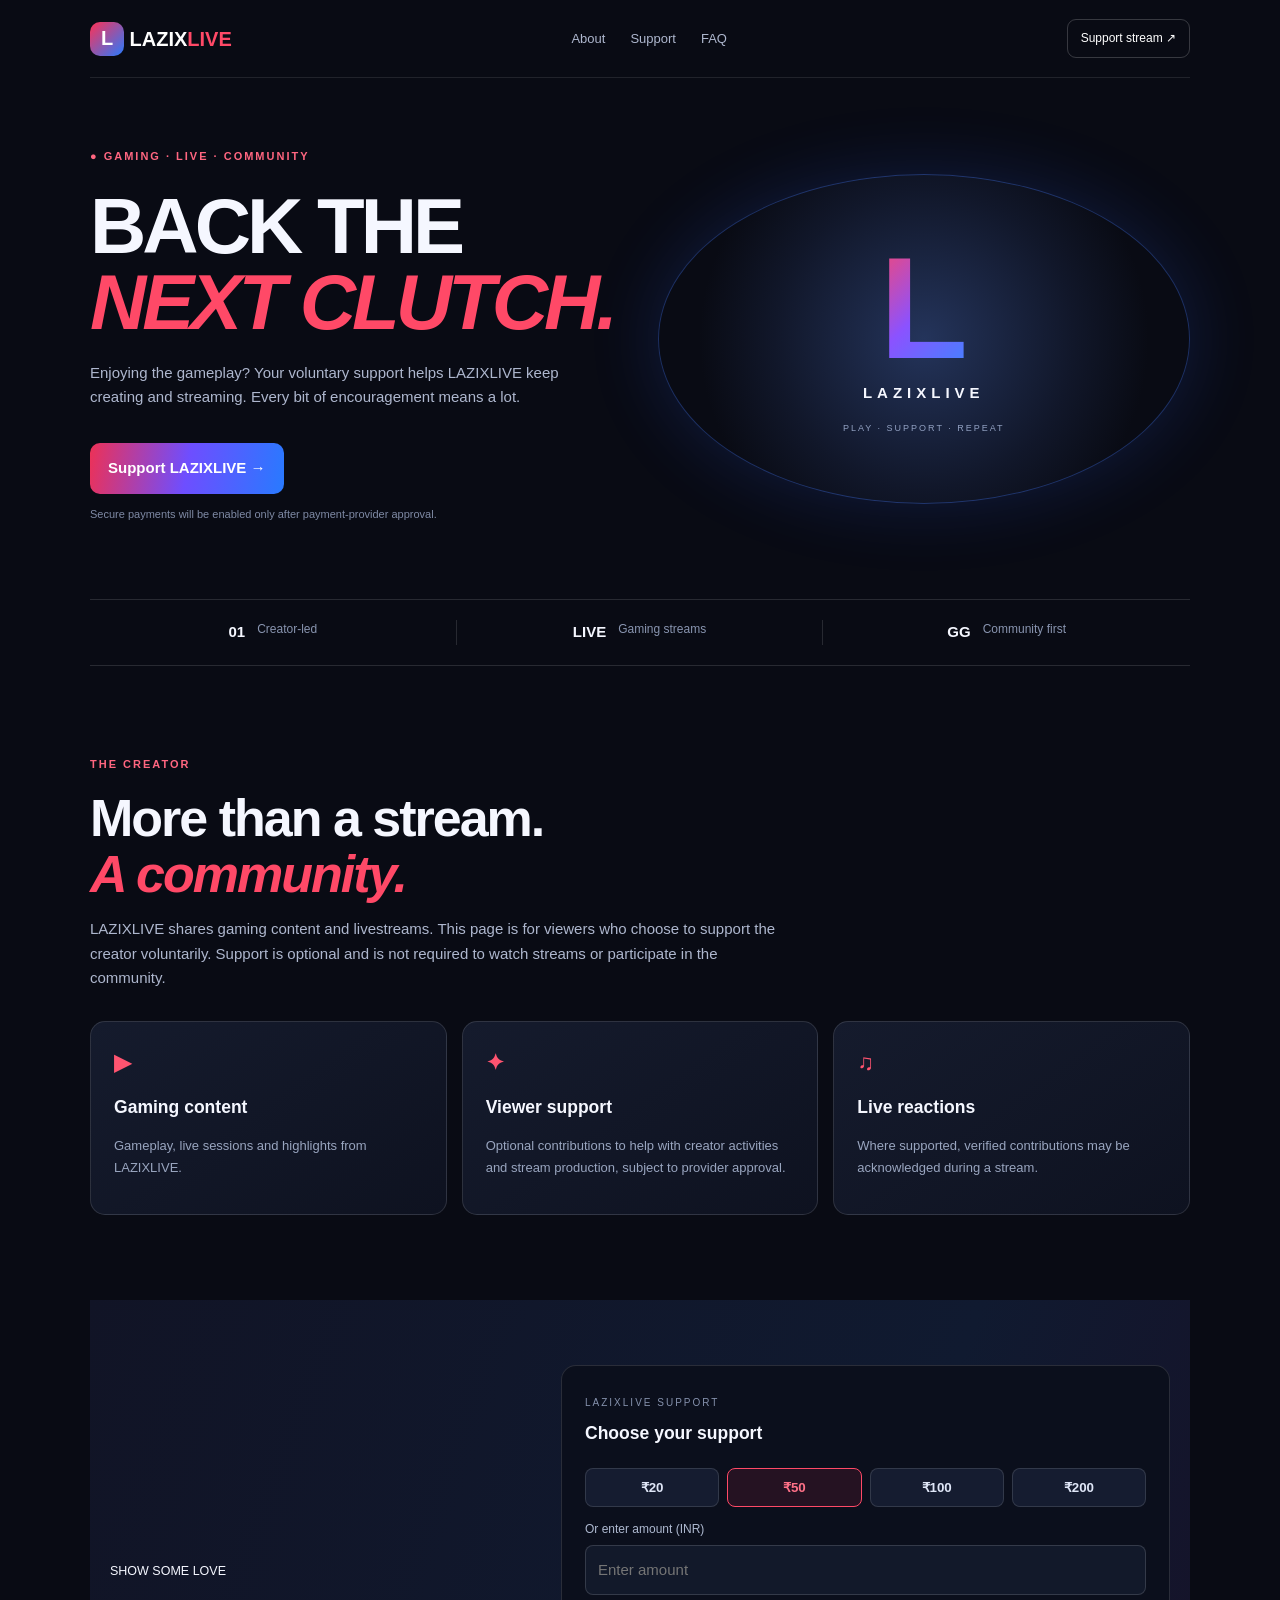
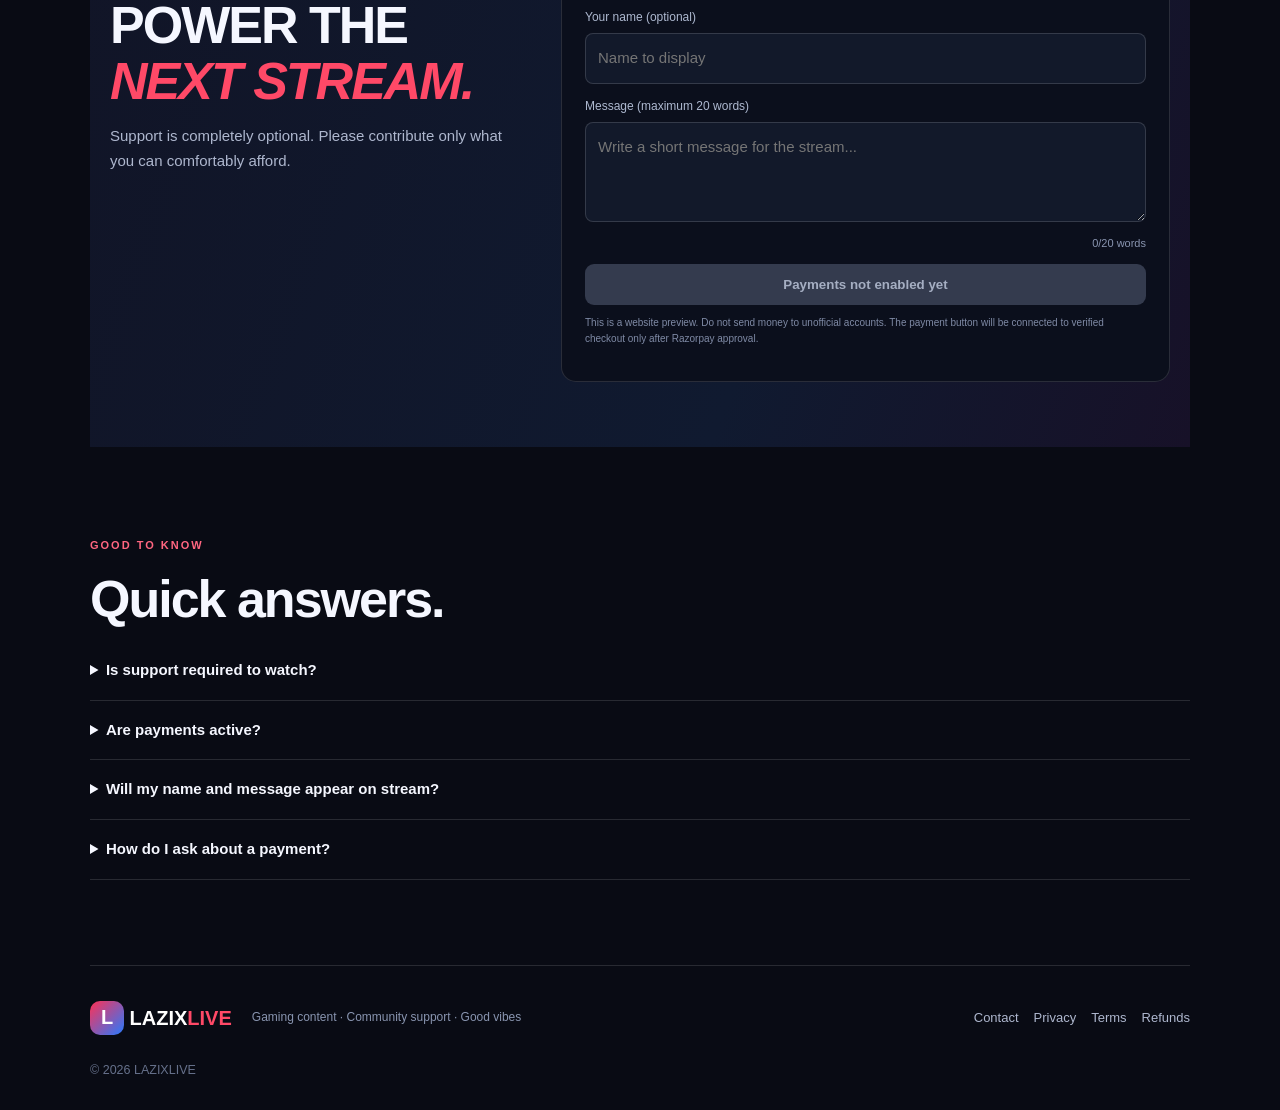
<file: index.html>
<!doctype html><html lang="en"><head><meta charset="utf-8"><meta name="viewport" content="width=device-width,initial-scale=1"><meta name="theme-color" content="#090b14"><meta name="description" content="LAZIXLIVE gaming creator and voluntary viewer support"><title>LAZIXLIVE | Support the Stream</title><link rel="stylesheet" href="style.css"></head><body>
<header><a class="logo" href="index.html"><b>L</b> LAZIX<span>LIVE</span></a><nav><a href="#about">About</a><a href="#support">Support</a><a href="#faq">FAQ</a></nav><a class="smallbtn" href="#support">Support stream ↗</a></header>
<main><section class="hero"><div><small>● GAMING · LIVE · COMMUNITY</small><h1>BACK THE<br><em>NEXT CLUTCH.</em></h1><p>Enjoying the gameplay? Your voluntary support helps LAZIXLIVE keep creating and streaming. Every bit of encouragement means a lot.</p><a class="btn" href="#support">Support LAZIXLIVE →</a><p class="note">Secure payments will be enabled only after payment-provider approval.</p></div><div class="orb"><div class="L">L</div><b>LAZIXLIVE</b><label>PLAY · SUPPORT · REPEAT</label></div></section>
<section class="stats"><div><b>01</b><span>Creator-led</span></div><div><b>LIVE</b><span>Gaming streams</span></div><div><b>GG</b><span>Community first</span></div></section>
<section id="about"><small>THE CREATOR</small><h2>More than a stream.<br><em>A community.</em></h2><p>LAZIXLIVE shares gaming content and livestreams. This page is for viewers who choose to support the creator voluntarily. Support is optional and is not required to watch streams or participate in the community.</p><div class="cards"><article><b>▶</b><h3>Gaming content</h3><p>Gameplay, live sessions and highlights from LAZIXLIVE.</p></article><article><b>✦</b><h3>Viewer support</h3><p>Optional contributions to help with creator activities and stream production, subject to provider approval.</p></article><article><b>♫</b><h3>Live reactions</h3><p>Where supported, verified contributions may be acknowledged during a stream.</p></article></div></section>
<section id="support" class="support"><div><small>SHOW SOME LOVE</small><h2>POWER THE<br><em>NEXT STREAM.</em></h2><p>Support is completely optional. Please contribute only what you can comfortably afford.</p></div><div class="panel"><small>LAZIXLIVE SUPPORT</small><h3>Choose your support</h3><div class="amounts"><button data-v="20">₹20</button><button class="chosen" data-v="50">₹50</button><button data-v="100">₹100</button><button data-v="200">₹200</button></div><label>Or enter amount (INR)</label><input id="amount" type="number" min="1" max="100000" placeholder="Enter amount"><label>Your name (optional)</label><input maxlength="40" placeholder="Name to display"><label>Message (maximum 20 words)</label><textarea id="message" maxlength="160" rows="3" placeholder="Write a short message for the stream..."></textarea><div class="count"><span id="count">0</span>/20 words</div><button class="disabled" disabled>Payments not enabled yet</button><p class="note">This is a website preview. Do not send money to unofficial accounts. The payment button will be connected to verified checkout only after Razorpay approval.</p></div></section>
<section id="faq"><small>GOOD TO KNOW</small><h2>Quick answers.</h2><details><summary>Is support required to watch?</summary><p>No. Watching public content does not require payment. Support is entirely voluntary.</p></details><details><summary>Are payments active?</summary><p>No. Payment collection will be enabled only after the provider reviews and approves this website and its use case.</p></details><details><summary>Will my name and message appear on stream?</summary><p>If enabled later, the alert may display the name and message you submit after a payment is successfully verified. Do not include sensitive personal information.</p></details><details><summary>How do I ask about a payment?</summary><p>Use the contact details on the Contact page. Never send OTPs, UPI PINs or passwords.</p></details></section></main>
<footer><a class="logo" href="index.html"><b>L</b> LAZIX<span>LIVE</span></a><p>Gaming content · Community support · Good vibes</p><div><a href="contact.html">Contact</a><a href="privacy.html">Privacy</a><a href="terms.html">Terms</a><a href="refund.html">Refunds</a></div><small>© <span id="year"></span> LAZIXLIVE</small></footer><script src="script.js"></script></body></html>
</file>
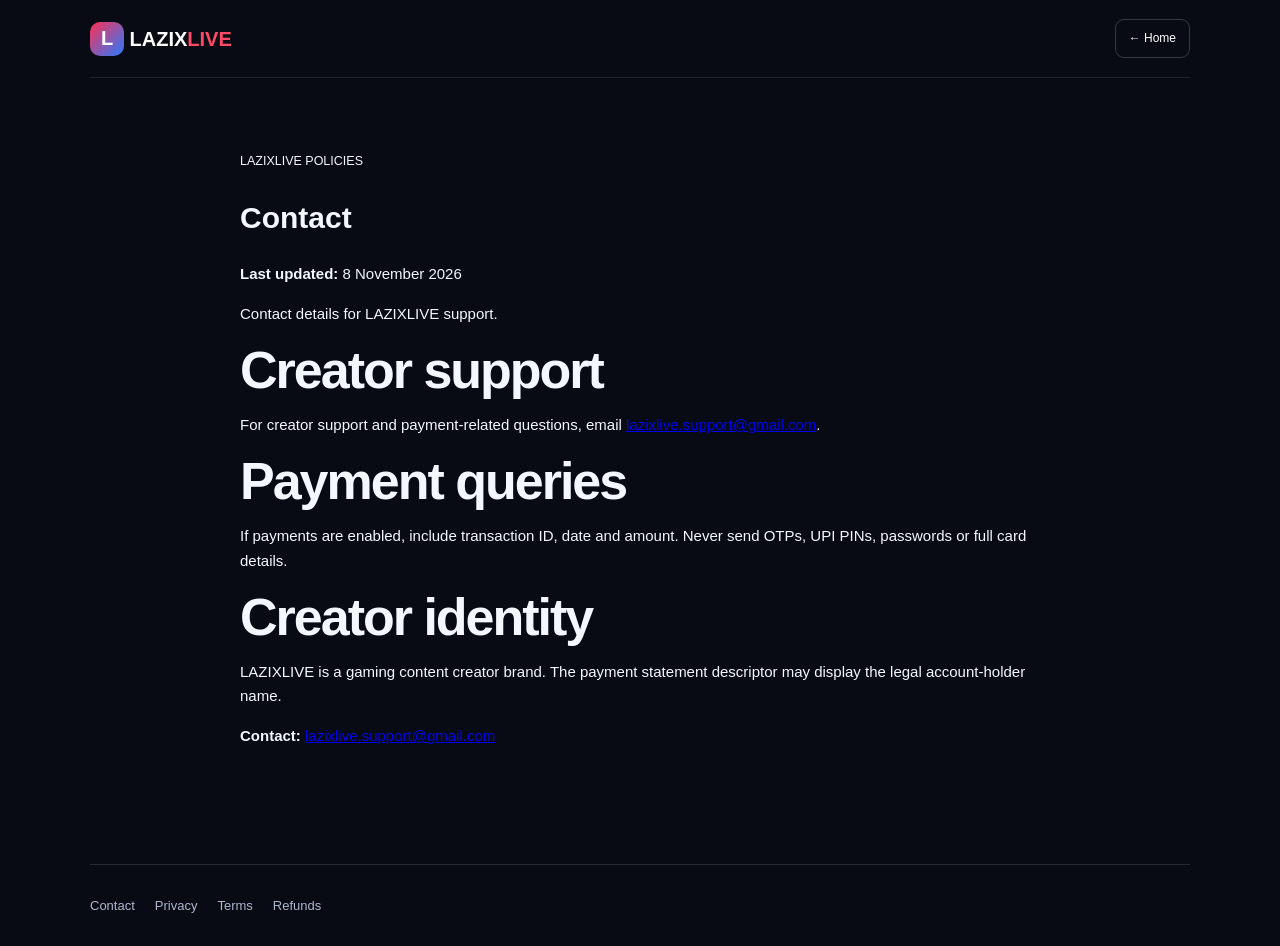
<file: contact.html>
<!doctype html><html lang="en"><head><meta charset="utf-8"><meta name="viewport" content="width=device-width,initial-scale=1"><title>Contact | LAZIXLIVE</title><link rel="stylesheet" href="style.css"></head><body><header><a class="logo" href="index.html"><b>L</b> LAZIX<span>LIVE</span></a><a class="smallbtn" href="index.html">← Home</a></header><main style="max-width:800px;padding:70px 0 100px"><small>LAZIXLIVE POLICIES</small><h1>Contact</h1><p><b>Last updated:</b> 8 November 2026</p><p>Contact details for LAZIXLIVE support.</p><h2>Creator support</h2><p>For creator support and payment-related questions, email <a href="mailto:lazixlive.support@gmail.com">lazixlive.support@gmail.com</a>.</p><h2>Payment queries</h2><p>If payments are enabled, include transaction ID, date and amount. Never send OTPs, UPI PINs, passwords or full card details.</p><h2>Creator identity</h2><p>LAZIXLIVE is a gaming content creator brand. The payment statement descriptor may display the legal account-holder name.</p><p><b>Contact:</b> <a href="mailto:lazixlive.support@gmail.com">lazixlive.support@gmail.com</a></p></main><footer><a href="contact.html">Contact</a><a href="privacy.html">Privacy</a><a href="terms.html">Terms</a><a href="refund.html">Refunds</a></footer></body></html>
</file>
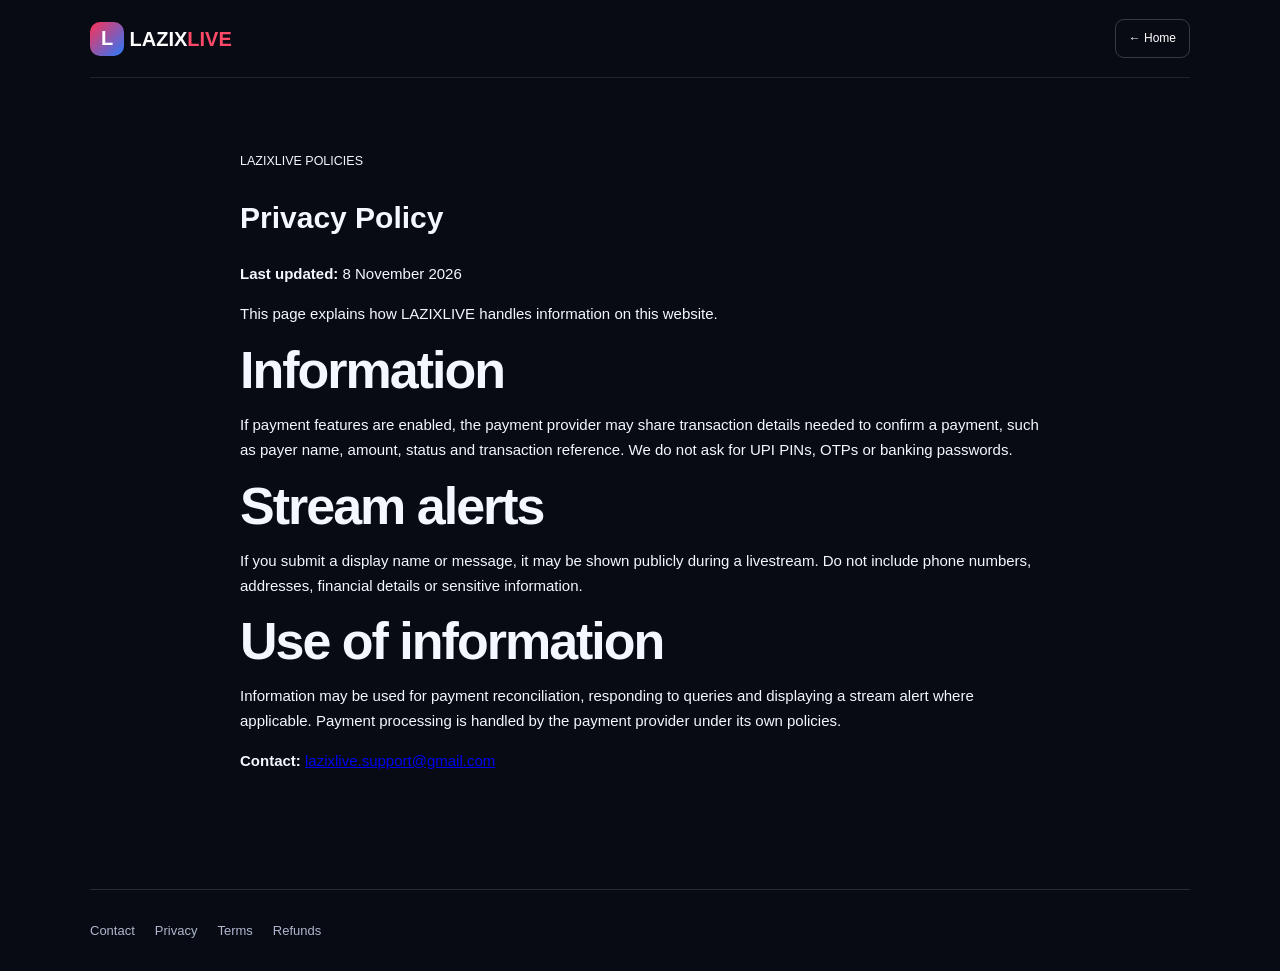
<file: privacy.html>
<!doctype html><html lang="en"><head><meta charset="utf-8"><meta name="viewport" content="width=device-width,initial-scale=1"><title>Privacy Policy | LAZIXLIVE</title><link rel="stylesheet" href="style.css"></head><body><header><a class="logo" href="index.html"><b>L</b> LAZIX<span>LIVE</span></a><a class="smallbtn" href="index.html">← Home</a></header><main style="max-width:800px;padding:70px 0 100px"><small>LAZIXLIVE POLICIES</small><h1>Privacy Policy</h1><p><b>Last updated:</b> 8 November 2026</p><p>This page explains how LAZIXLIVE handles information on this website.</p><h2>Information</h2><p>If payment features are enabled, the payment provider may share transaction details needed to confirm a payment, such as payer name, amount, status and transaction reference. We do not ask for UPI PINs, OTPs or banking passwords.</p><h2>Stream alerts</h2><p>If you submit a display name or message, it may be shown publicly during a livestream. Do not include phone numbers, addresses, financial details or sensitive information.</p><h2>Use of information</h2><p>Information may be used for payment reconciliation, responding to queries and displaying a stream alert where applicable. Payment processing is handled by the payment provider under its own policies.</p><p><b>Contact:</b> <a href="mailto:lazixlive.support@gmail.com">lazixlive.support@gmail.com</a></p></main><footer><a href="contact.html">Contact</a><a href="privacy.html">Privacy</a><a href="terms.html">Terms</a><a href="refund.html">Refunds</a></footer></body></html>
</file>
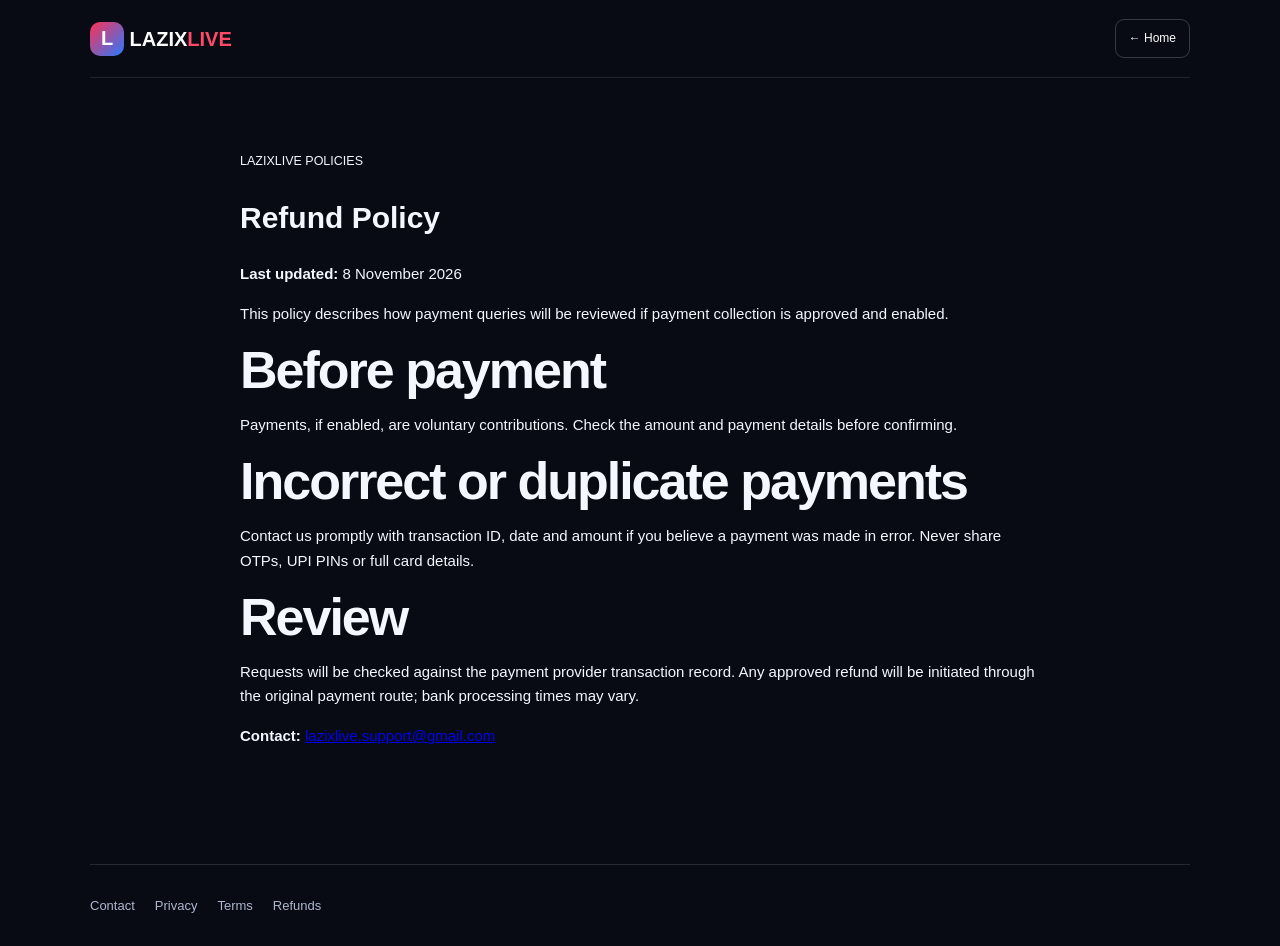
<file: refund.html>
<!doctype html><html lang="en"><head><meta charset="utf-8"><meta name="viewport" content="width=device-width,initial-scale=1"><title>Refund Policy | LAZIXLIVE</title><link rel="stylesheet" href="style.css"></head><body><header><a class="logo" href="index.html"><b>L</b> LAZIX<span>LIVE</span></a><a class="smallbtn" href="index.html">← Home</a></header><main style="max-width:800px;padding:70px 0 100px"><small>LAZIXLIVE POLICIES</small><h1>Refund Policy</h1><p><b>Last updated:</b> 8 November 2026</p><p>This policy describes how payment queries will be reviewed if payment collection is approved and enabled.</p><h2>Before payment</h2><p>Payments, if enabled, are voluntary contributions. Check the amount and payment details before confirming.</p><h2>Incorrect or duplicate payments</h2><p>Contact us promptly with transaction ID, date and amount if you believe a payment was made in error. Never share OTPs, UPI PINs or full card details.</p><h2>Review</h2><p>Requests will be checked against the payment provider transaction record. Any approved refund will be initiated through the original payment route; bank processing times may vary.</p><p><b>Contact:</b> <a href="mailto:lazixlive.support@gmail.com">lazixlive.support@gmail.com</a></p></main><footer><a href="contact.html">Contact</a><a href="privacy.html">Privacy</a><a href="terms.html">Terms</a><a href="refund.html">Refunds</a></footer></body></html>
</file>
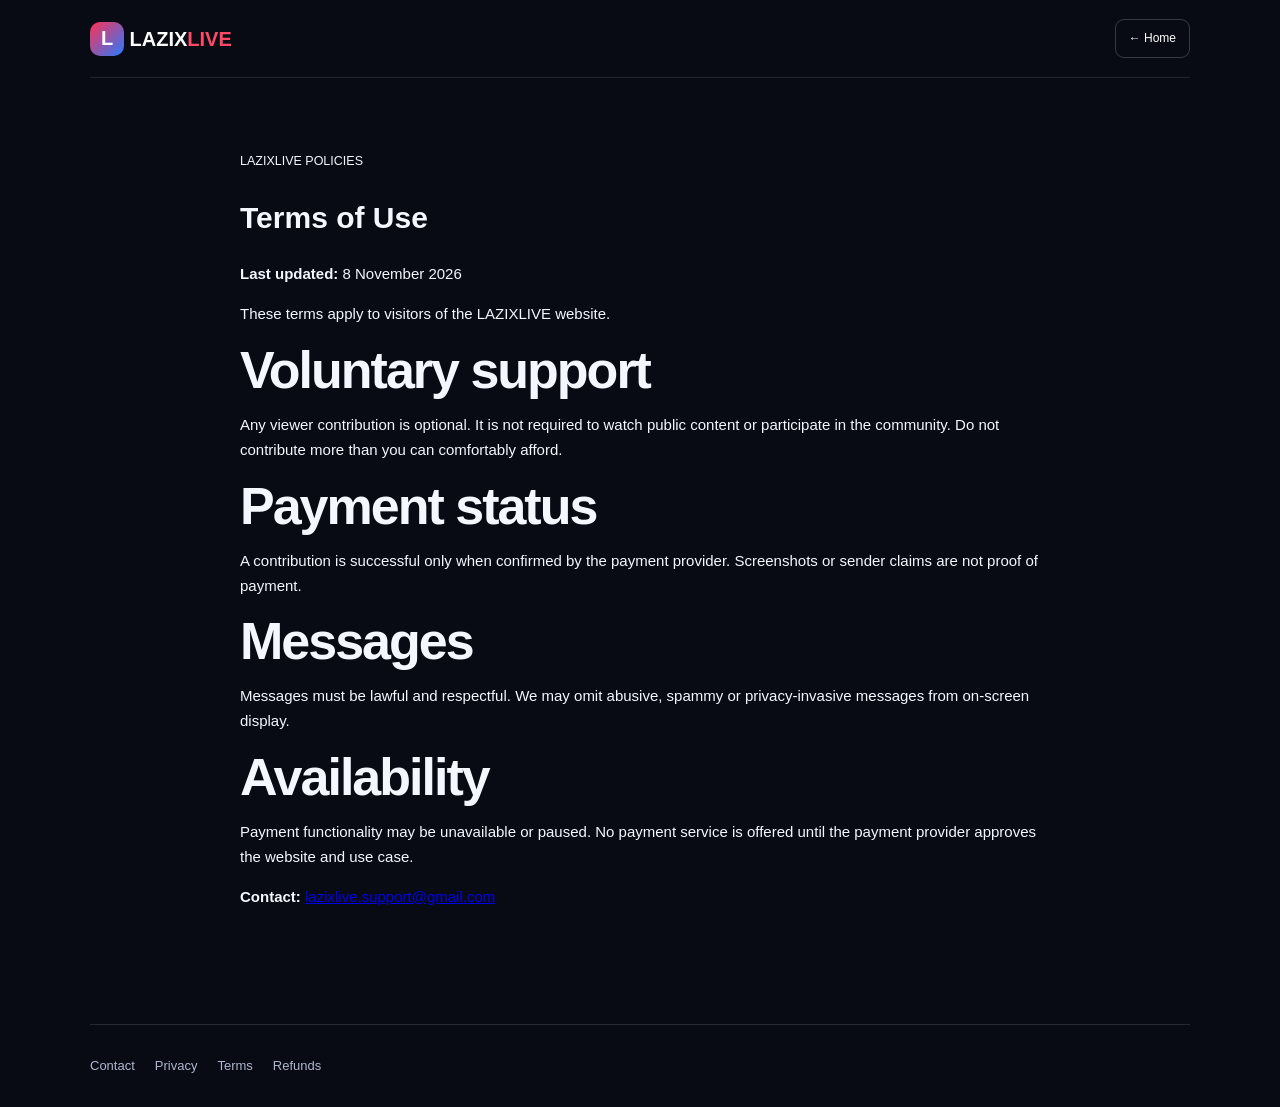
<file: terms.html>
<!doctype html><html lang="en"><head><meta charset="utf-8"><meta name="viewport" content="width=device-width,initial-scale=1"><title>Terms of Use | LAZIXLIVE</title><link rel="stylesheet" href="style.css"></head><body><header><a class="logo" href="index.html"><b>L</b> LAZIX<span>LIVE</span></a><a class="smallbtn" href="index.html">← Home</a></header><main style="max-width:800px;padding:70px 0 100px"><small>LAZIXLIVE POLICIES</small><h1>Terms of Use</h1><p><b>Last updated:</b> 8 November 2026</p><p>These terms apply to visitors of the LAZIXLIVE website.</p><h2>Voluntary support</h2><p>Any viewer contribution is optional. It is not required to watch public content or participate in the community. Do not contribute more than you can comfortably afford.</p><h2>Payment status</h2><p>A contribution is successful only when confirmed by the payment provider. Screenshots or sender claims are not proof of payment.</p><h2>Messages</h2><p>Messages must be lawful and respectful. We may omit abusive, spammy or privacy-invasive messages from on-screen display.</p><h2>Availability</h2><p>Payment functionality may be unavailable or paused. No payment service is offered until the payment provider approves the website and use case.</p><p><b>Contact:</b> <a href="mailto:lazixlive.support@gmail.com">lazixlive.support@gmail.com</a></p></main><footer><a href="contact.html">Contact</a><a href="privacy.html">Privacy</a><a href="terms.html">Terms</a><a href="refund.html">Refunds</a></footer></body></html>
</file>
<file: style.css>
*{box-sizing:border-box}html{scroll-behavior:smooth}body{margin:0;background:#090b14;color:#f5f7ff;font:15px Inter,Arial,sans-serif;line-height:1.65}header,main,footer{width:min(1100px,calc(100% - 40px));margin:auto}header{height:78px;display:flex;align-items:center;justify-content:space-between;border-bottom:1px solid #ffffff19}.logo{color:white;text-decoration:none;font-size:20px;font-weight:900}.logo b{display:inline-grid;place-items:center;width:34px;height:34px;border-radius:10px;background:linear-gradient(135deg,#ff3155,#287aff)}.logo span,em{color:#ff4967}nav{display:flex;gap:25px}nav a,footer a{color:#aeb7ce;text-decoration:none;font-size:13px}.smallbtn{border:1px solid #ffffff30;padding:9px 13px;border-radius:9px;color:white;text-decoration:none;font-size:12px}.hero{min-height:520px;display:grid;grid-template-columns:1fr 1fr;align-items:center;gap:35px;padding:65px 0}.hero small,section>small{color:#ff6680;font-weight:800;letter-spacing:2px;font-size:11px}.hero h1{font-size:clamp(48px,7vw,78px);line-height:.98;letter-spacing:-4px;margin:20px 0}.hero p,#about>p,.support p{color:#aeb7ce;max-width:520px}.btn{display:inline-block;margin-top:18px;padding:13px 18px;border-radius:10px;background:linear-gradient(100deg,#ed3156,#6e4eff,#287aff);color:white;text-decoration:none;font-weight:800}.note{font-size:11px;color:#7f8aa5!important}.orb{height:330px;border:1px solid #427aff55;border-radius:50%;display:flex;flex-direction:column;align-items:center;justify-content:center;background:radial-gradient(circle,#24345b 0,#11172a 48%,#090b14 72%);box-shadow:0 0 70px #315dff30}.orb .L{font-size:145px;font-weight:900;line-height:1;background:linear-gradient(135deg,#ff4667,#8b52ff,#388aff);color:transparent;background-clip:text}.orb b{letter-spacing:5px}.orb label{font-size:9px;color:#91a0c1;letter-spacing:2px;margin-top:15px}.stats{display:grid;grid-template-columns:repeat(3,1fr);border-block:1px solid #ffffff20;padding:20px 0}.stats div{display:flex;justify-content:center;gap:12px;border-right:1px solid #ffffff20}.stats div:last-child{border:0}.stats span{color:#8995b0;font-size:12px}section:not(.hero):not(.stats){padding:85px 0}h2{font-size:clamp(34px,5vw,52px);line-height:1.08;letter-spacing:-2px;margin:14px 0}#about>p{max-width:700px}.cards{display:grid;grid-template-columns:repeat(3,1fr);gap:15px;margin-top:30px}.cards article,.panel{background:linear-gradient(145deg,#151b2d,#0e1220);border:1px solid #ffffff20;border-radius:15px;padding:23px}.cards article>b{color:#ff5470;font-size:22px}.cards h3{margin:12px 0 4px}.cards p{color:#99a5bf;font-size:13px}.support{display:grid;grid-template-columns:.8fr 1.2fr;gap:45px;align-items:center;background:linear-gradient(110deg,#111426,#101a30 65%,#171128);padding:65px max(20px,calc((100% - 1100px)/2))!important}.panel{background:#0b0f1c}.panel>small{color:#8591ac;letter-spacing:2px;font-size:10px}.panel h3{margin:5px 0 20px}.amounts{display:grid;grid-template-columns:repeat(4,1fr);gap:8px}.amounts button{background:#151c30;color:#dfe6f7;border:1px solid #ffffff20;border-radius:8px;padding:11px;font-weight:bold}.amounts .chosen{border-color:#ff4967;color:#ff7188;background:#ff31551b}label{display:block;margin:13px 0 5px;font-size:12px;color:#aeb9d0}input,textarea{width:100%;background:#12192a;border:1px solid #ffffff25;border-radius:8px;padding:12px;color:white;font:inherit}.count{text-align:right;color:#8995b0;font-size:11px;margin:4px 0 12px}.disabled{width:100%;padding:13px;border:0;border-radius:9px;background:#343b4e;color:#a5aec2;font-weight:bold}.panel .note{font-size:10px}details{padding:17px 0;border-bottom:1px solid #ffffff20}summary{font-weight:bold;cursor:pointer}details p{color:#aab4ca;font-size:13px}footer{border-top:1px solid #ffffff20;padding:30px 0;display:flex;align-items:center;gap:20px;flex-wrap:wrap}footer p{color:#8995b0;font-size:12px;margin-right:auto}footer div{display:flex;gap:15px}footer small{width:100%;color:#66718b}@media(max-width:700px){nav{display:none}.hero,.support{grid-template-columns:1fr}.hero{padding:55px 0}.orb{height:270px}.cards{grid-template-columns:1fr}.stats span{font-size:10px}.support{padding:55px 20px!important}footer p{width:100%}footer div{flex-wrap:wrap}}
</file>
